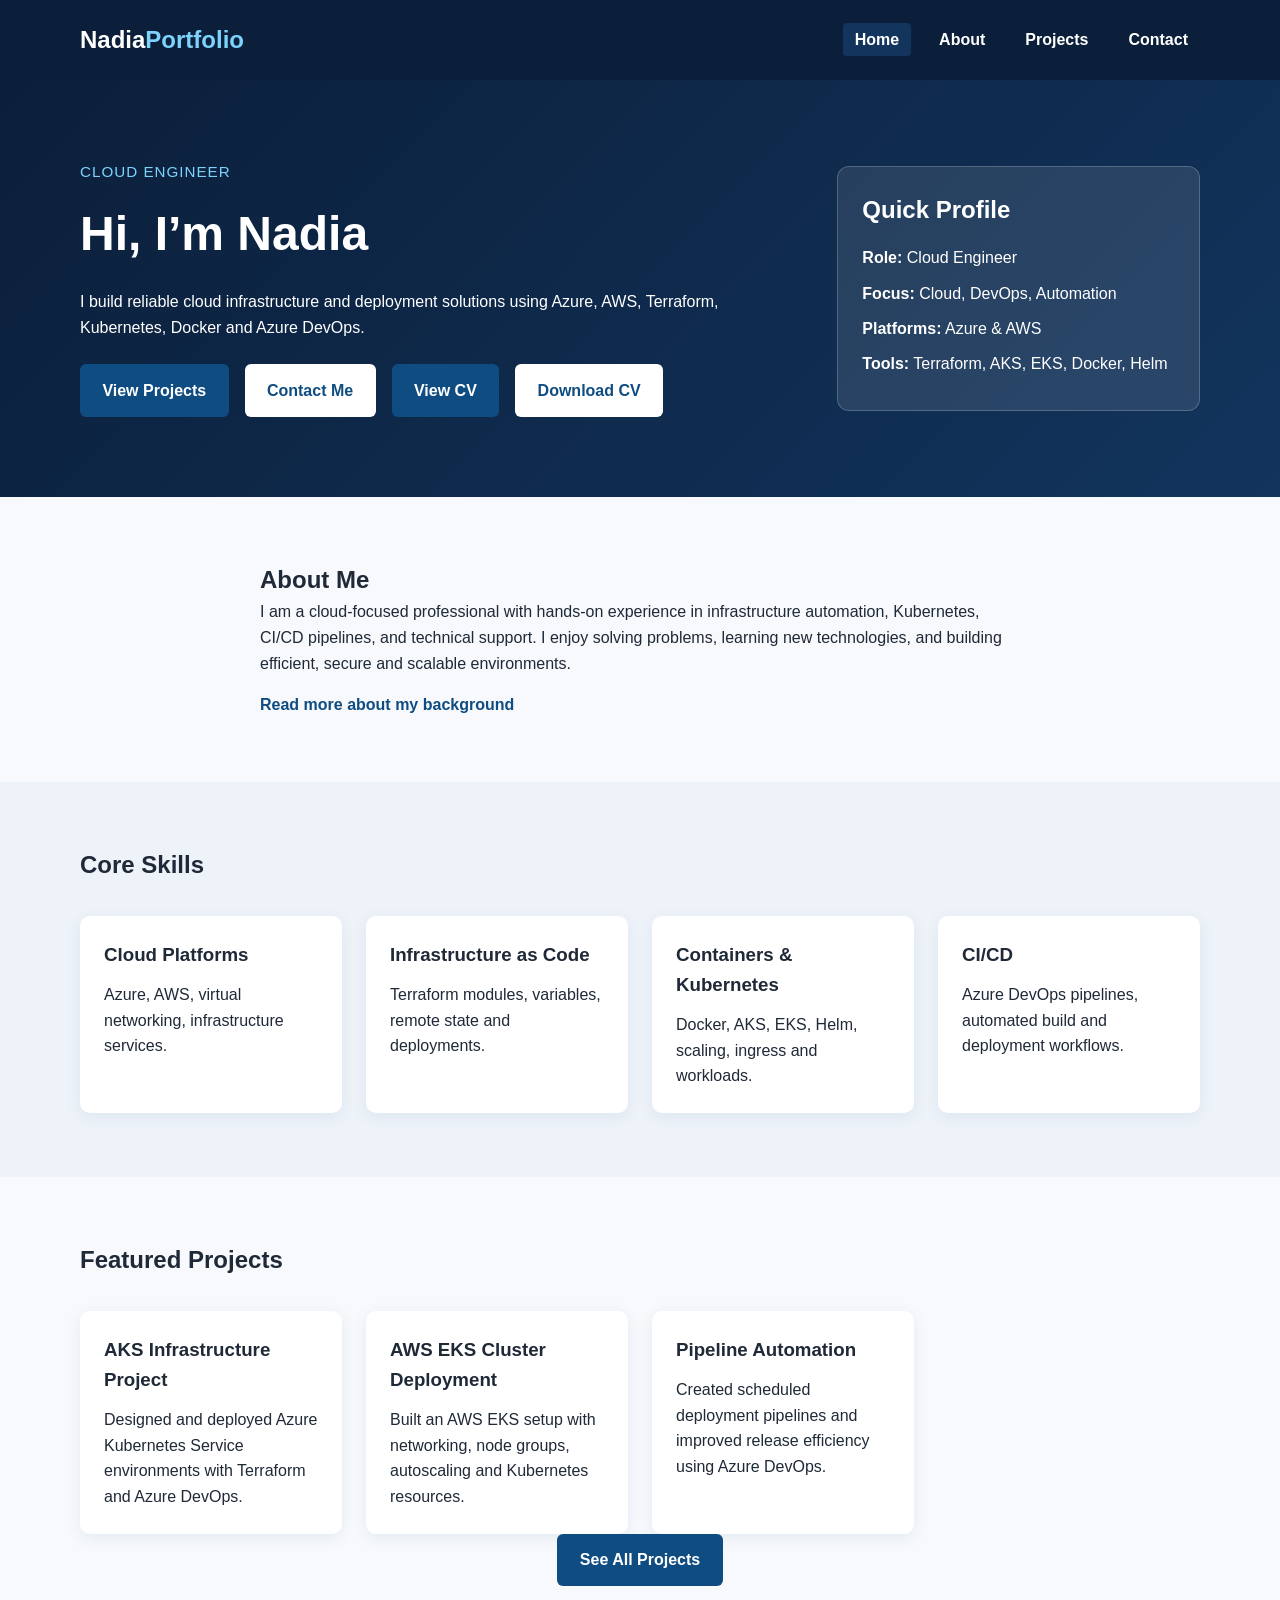
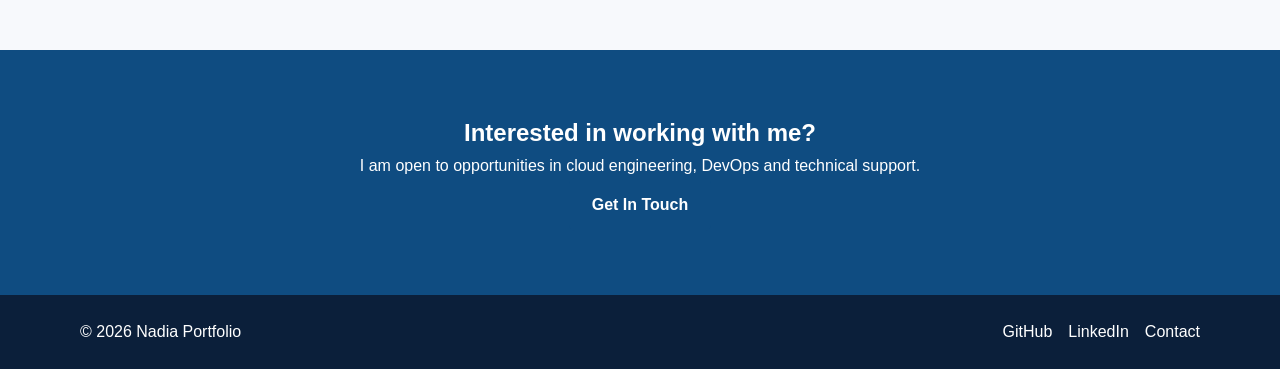
<file: index.html>
<!DOCTYPE html>
<html lang="en">
<head>
    <!-- Basic page setup -->
    <meta charset="UTF-8">
    <meta name="viewport" content="width=device-width, initial-scale=1.0">
    <meta name="description" content="Personal portfolio website for Nadia, Cloud Engineer and DevOps enthusiast.">
    <title>Nadia Portfolio | Home</title>

    <!-- Main stylesheet -->
    <link rel="stylesheet" href="assets/css/style.css">
</head>

<body>
    <!-- Portfoilio deployment refresh-->
    <!-- Skip link for accessibility -->
    <a class="skip-link" href="#main-content">Skip to content</a>

    <!-- Header -->
    <header class="site-header">
        <div class="container">
            <nav class="navbar" aria-label="Main navigation">
                <a class="logo" href="index.html">
                    Nadia<span>Portfolio</span>
                </a>

                <ul class="nav-links">
                    <li><a class="active" href="index.html" aria-current="page">Home</a></li>
                    <li><a href="about.html">About</a></li>
                    <li><a href="projects.html">Projects</a></li>
                    <li><a href="contact.html">Contact</a></li>
                </ul>
            </nav>
        </div>
    </header>

    <main id="main-content">
        <!-- Hero section -->
        <section class="hero">
            <div class="container hero-grid">
                <div class="hero-text">
                    <p class="eyebrow">Cloud Engineer</p>
                    <h1>Hi, I’m Nadia</h1>

                    <p class="hero-intro">
                        I build reliable cloud infrastructure and deployment solutions using
                        Azure, AWS, Terraform, Kubernetes, Docker and Azure DevOps.
                    </p>

                    <div class="button-group">
                        <a class="btn" href="projects.html">View Projects</a>
                        <a class="btn btn-secondary" href="contact.html">Contact Me</a>
                        <a class="btn" href="assets/docs/nadia-mudassar-cv.pdf" target="_blank" rel="noopener noreferrer">View CV</a>
                        <a class="btn btn-secondary" href="assets/docs/nadia-mudassar-cv.pdf" download>Download CV</a>
                    </div>
                </div>

                <aside class="hero-card">
                    <h2>Quick Profile</h2>
                    <ul class="profile-list">
                        <li><strong>Role:</strong> Cloud Engineer</li>
                        <li><strong>Focus:</strong> Cloud, DevOps, Automation</li>
                        <li><strong>Platforms:</strong> Azure & AWS</li>
                        <li><strong>Tools:</strong> Terraform, AKS, EKS, Docker, Helm</li>
                    </ul>
                </aside>
            </div>
        </section>

        <!-- About preview -->
        <section class="section">
            <div class="container narrow">
                <h2>About Me</h2>
                <p>
                    I am a cloud-focused professional with hands-on experience in infrastructure
                    automation, Kubernetes, CI/CD pipelines, and technical support. I enjoy
                    solving problems, learning new technologies, and building efficient,
                    secure and scalable environments.
                </p>
                <a class="text-link" href="about.html">Read more about my background</a>
            </div>
        </section>

        <!-- Skills -->
        <section class="section section-alt">
            <div class="container">
                <h2>Core Skills</h2>

                <div class="card-grid">
                    <article class="card">
                        <h3>Cloud Platforms</h3>
                        <p>Azure, AWS, virtual networking, infrastructure services.</p>
                    </article>

                    <article class="card">
                        <h3>Infrastructure as Code</h3>
                        <p>Terraform modules, variables, remote state and deployments.</p>
                    </article>

                    <article class="card">
                        <h3>Containers & Kubernetes</h3>
                        <p>Docker, AKS, EKS, Helm, scaling, ingress and workloads.</p>
                    </article>

                    <article class="card">
                        <h3>CI/CD</h3>
                        <p>Azure DevOps pipelines, automated build and deployment workflows.</p>
                    </article>
                </div>
            </div>
        </section>

        <!-- Featured projects -->
        <section class="section">
            <div class="container">
                <h2>Featured Projects</h2>

                <div class="card-grid">
                    <article class="card">
                        <h3>AKS Infrastructure Project</h3>
                        <p>
                            Designed and deployed Azure Kubernetes Service environments with
                            Terraform and Azure DevOps.
                        </p>
                    </article>

                    <article class="card">
                        <h3>AWS EKS Cluster Deployment</h3>
                        <p>
                            Built an AWS EKS setup with networking, node groups,
                            autoscaling and Kubernetes resources.
                        </p>
                    </article>

                    <article class="card">
                        <h3>Pipeline Automation</h3>
                        <p>
                            Created scheduled deployment pipelines and improved release
                            efficiency using Azure DevOps.
                        </p>
                    </article>
                </div>

                <div class="center">
                    <a class="btn" href="projects.html">See All Projects</a>
                </div>
            </div>
        </section>

        <!-- CTA -->
        <section class="section cta-section">
            <div class="container narrow center">
                <h2>Interested in working with me?</h2>
                <p>
                    I am open to opportunities in cloud engineering, DevOps and technical support.
                </p>
                <a class="btn" href="contact.html">Get In Touch</a>
            </div>
        </section>
    </main>

    <!-- Footer -->
    <footer class="site-footer">
        <div class="container footer-flex">
            <p>&copy; 2026 Nadia Portfolio</p>

            <ul class="footer-links">
                <li>
                    <a href="https://github.com/Nmudassar" target="_blank" rel="noopener noreferrer">
                        GitHub
                    </a>
                </li>

                <li>
                    <a href="https://www.linkedin.com/in/nadiamudassar21/" target="_blank" rel="noopener noreferrer">
                        LinkedIn
                    </a>
                </li>

                <li><a href="contact.html">Contact</a></li>
            </ul>
        </div>
    </footer>
</body>
</html>
</file>
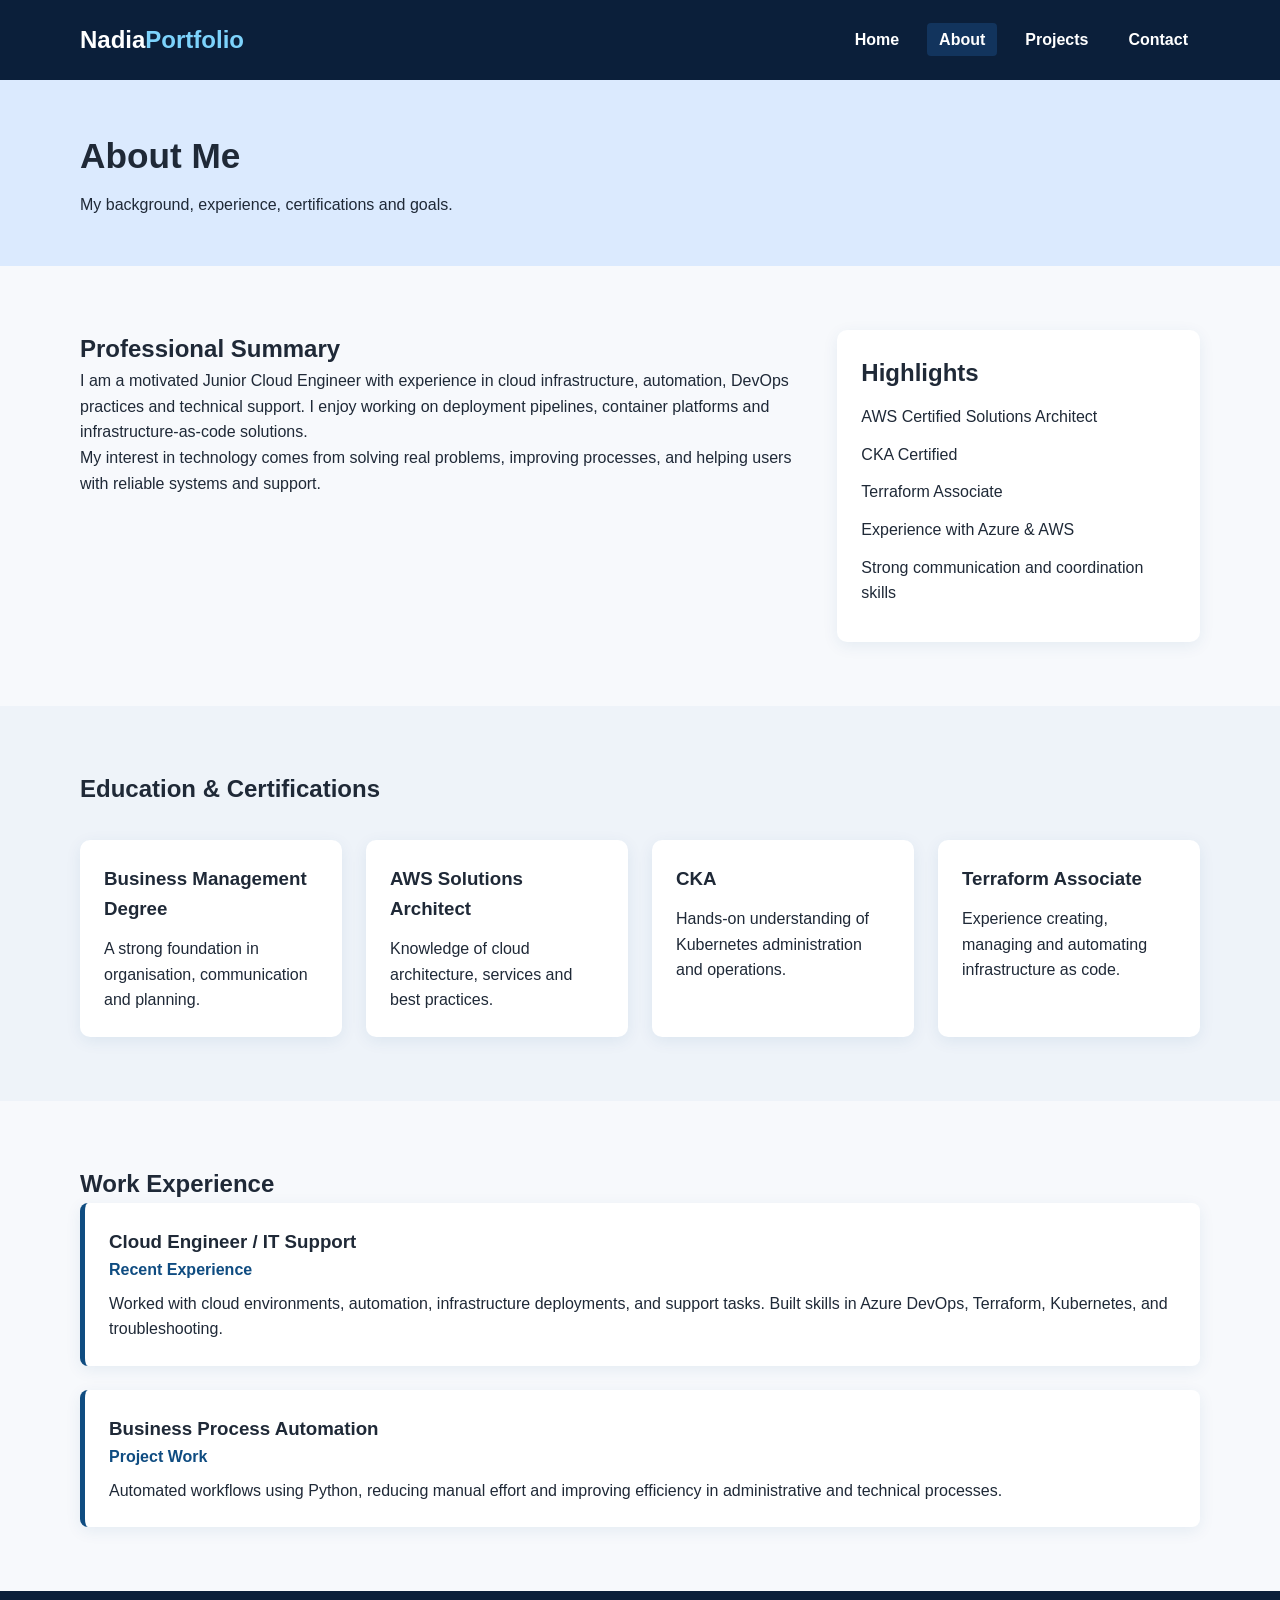
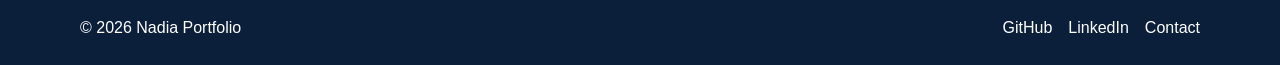
<file: about.html>
<!DOCTYPE html>
<html lang="en">
<head>
    <meta charset="UTF-8">
    <meta name="viewport" content="width=device-width, initial-scale=1.0">
    <meta name="description" content="Learn more about Nadia's background, education, certifications and career goals.">
    <title>Nadia Portfolio | About</title>
    <link rel="stylesheet" href="assets/css/style.css">
</head>
<body>
    <a class="skip-link" href="#main-content">Skip to content</a>

    <header class="site-header">
        <div class="container">
            <nav class="navbar" aria-label="Main navigation">
                <a class="logo" href="index.html">Nadia<span>Portfolio</span></a>
                <ul class="nav-links">
                    <li><a href="index.html">Home</a></li>
                    <li><a class="active" href="about.html" aria-current="page">About</a></li>
                    <li><a href="projects.html">Projects</a></li>
                    <li><a href="contact.html">Contact</a></li>
                </ul>
            </nav>
        </div>
    </header>

    <main id="main-content">
        <section class="page-banner">
            <div class="container">
                <h1>About Me</h1>
                <p>My background, experience, certifications and goals.</p>
            </div>
        </section>

        <section class="section">
            <div class="container two-column">
                <article>
                    <h2>Professional Summary</h2>
                    <p>
                        I am a motivated Junior Cloud Engineer with experience in cloud
                        infrastructure, automation, DevOps practices and technical support.
                        I enjoy working on deployment pipelines, container platforms and
                        infrastructure-as-code solutions.
                    </p>

                    <p>
                        My interest in technology comes from solving real problems, improving
                        processes, and helping users with reliable systems and support.
                    </p>
                </article>

                <aside class="card">
                    <h2>Highlights</h2>
                    <ul class="stack-list">
                        <li>AWS Certified Solutions Architect</li>
                        <li>CKA Certified</li>
                        <li>Terraform Associate</li>
                        <li>Experience with Azure & AWS</li>
                        <li>Strong communication and coordination skills</li>
                    </ul>
                </aside>
            </div>
        </section>

        <section class="section section-alt">
            <div class="container">
                <h2>Education & Certifications</h2>
                <div class="card-grid">
                    <article class="card">
                        <h3>Business Management Degree</h3>
                        <p>A strong foundation in organisation, communication and planning.</p>
                    </article>
                    <article class="card">
                        <h3>AWS Solutions Architect</h3>
                        <p>Knowledge of cloud architecture, services and best practices.</p>
                    </article>
                    <article class="card">
                        <h3>CKA</h3>
                        <p>Hands-on understanding of Kubernetes administration and operations.</p>
                    </article>
                    <article class="card">
                        <h3>Terraform Associate</h3>
                        <p>Experience creating, managing and automating infrastructure as code.</p>
                    </article>
                </div>
            </div>
        </section>

        <section class="section">
            <div class="container">
                <h2>Work Experience</h2>
                <div class="timeline">
                    <article class="timeline-item">
                        <h3> Cloud Engineer / IT Support</h3>
                        <p class="timeline-meta">Recent Experience</p>
                        <p>
                            Worked with cloud environments, automation, infrastructure
                            deployments, and support tasks. Built skills in Azure DevOps,
                            Terraform, Kubernetes, and troubleshooting.
                        </p>
                    </article>

                    <article class="timeline-item">
                        <h3>Business Process Automation</h3>
                        <p class="timeline-meta">Project Work</p>
                        <p>
                            Automated workflows using Python, reducing manual effort and
                            improving efficiency in administrative and technical processes.
                        </p>
                    </article>
                </div>
            </div>
        </section>
    </main>

    <footer class="site-footer">
        <div class="container footer-flex">
            <p>&copy; 2026 Nadia Portfolio</p>
            <ul class="footer-links">
                <li><a href="https://github.com/" target="_blank" rel="noopener noreferrer">GitHub</a></li>
                <li><a href="https://www.linkedin.com/" target="_blank" rel="noopener noreferrer">LinkedIn</a></li>
                <li><a href="contact.html">Contact</a></li>
            </ul>
        </div>
    </footer>
</body>
</html>
</file>
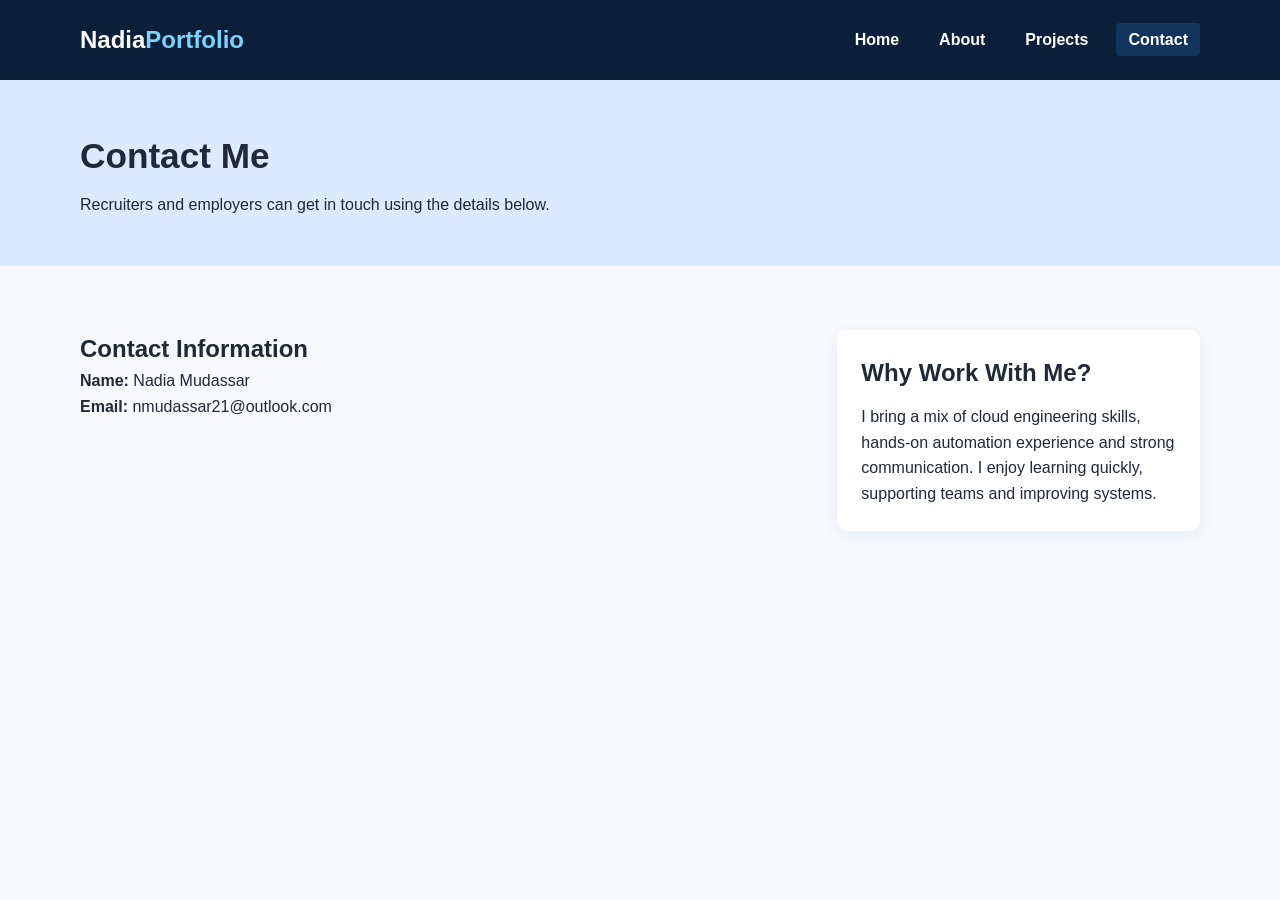
<file: contact.html>
<!DOCTYPE html>
<html lang="en">
<head>
    <meta charset="UTF-8">
    <meta name="viewport" content="width=device-width, initial-scale=1.0">
    <meta name="description" content="Contact Nadia for cloud, DevOps and technical support opportunities.">
    <title>Nadia Portfolio | Contact</title>
    <link rel="stylesheet" href="assets/css/style.css">
</head>
<body>
    <a class="skip-link" href="#main-content">Skip to content</a>
    <header class="site-header">
        <div class="container">
            <nav class="navbar" aria-label="Main navigation">
                <a class="logo" href="index.html">Nadia<span>Portfolio</span></a>
                <ul class="nav-links">
                    <li><a href="index.html">Home</a></li>
                    <li><a href="about.html">About</a></li>
                    <li><a href="projects.html">Projects</a></li>
                    <li><a class="active" href="contact.html" aria-current="page">Contact</a></li>
                </ul>
            </nav>
        </div>
    </header>
    <main id="main-content">
        <section class="page-banner">
            <div class="container">
                <h1>Contact Me</h1>
                <p>Recruiters and employers can get in touch using the details below.</p>
            </div>
        </section>

        <div class="section">
            <div class="container two-column">
                <article>
                    <h2>Contact Information</h2>
                    <p><strong>Name:</strong> Nadia Mudassar</p>
                    <p><strong>Email:</strong> nmudassar21@outlook.com</p>
                </article>
                <article class="card">
                    <h2>Why Work With Me?</h2>
                    <p>
                        I bring a mix of cloud engineering skills, hands-on automation
                        experience and strong communication. I enjoy learning quickly,
                        supporting teams and improving systems.
                    </p>
                </article>
            </div>
        </div>
        
    </main>

</body>
</html>
</file>
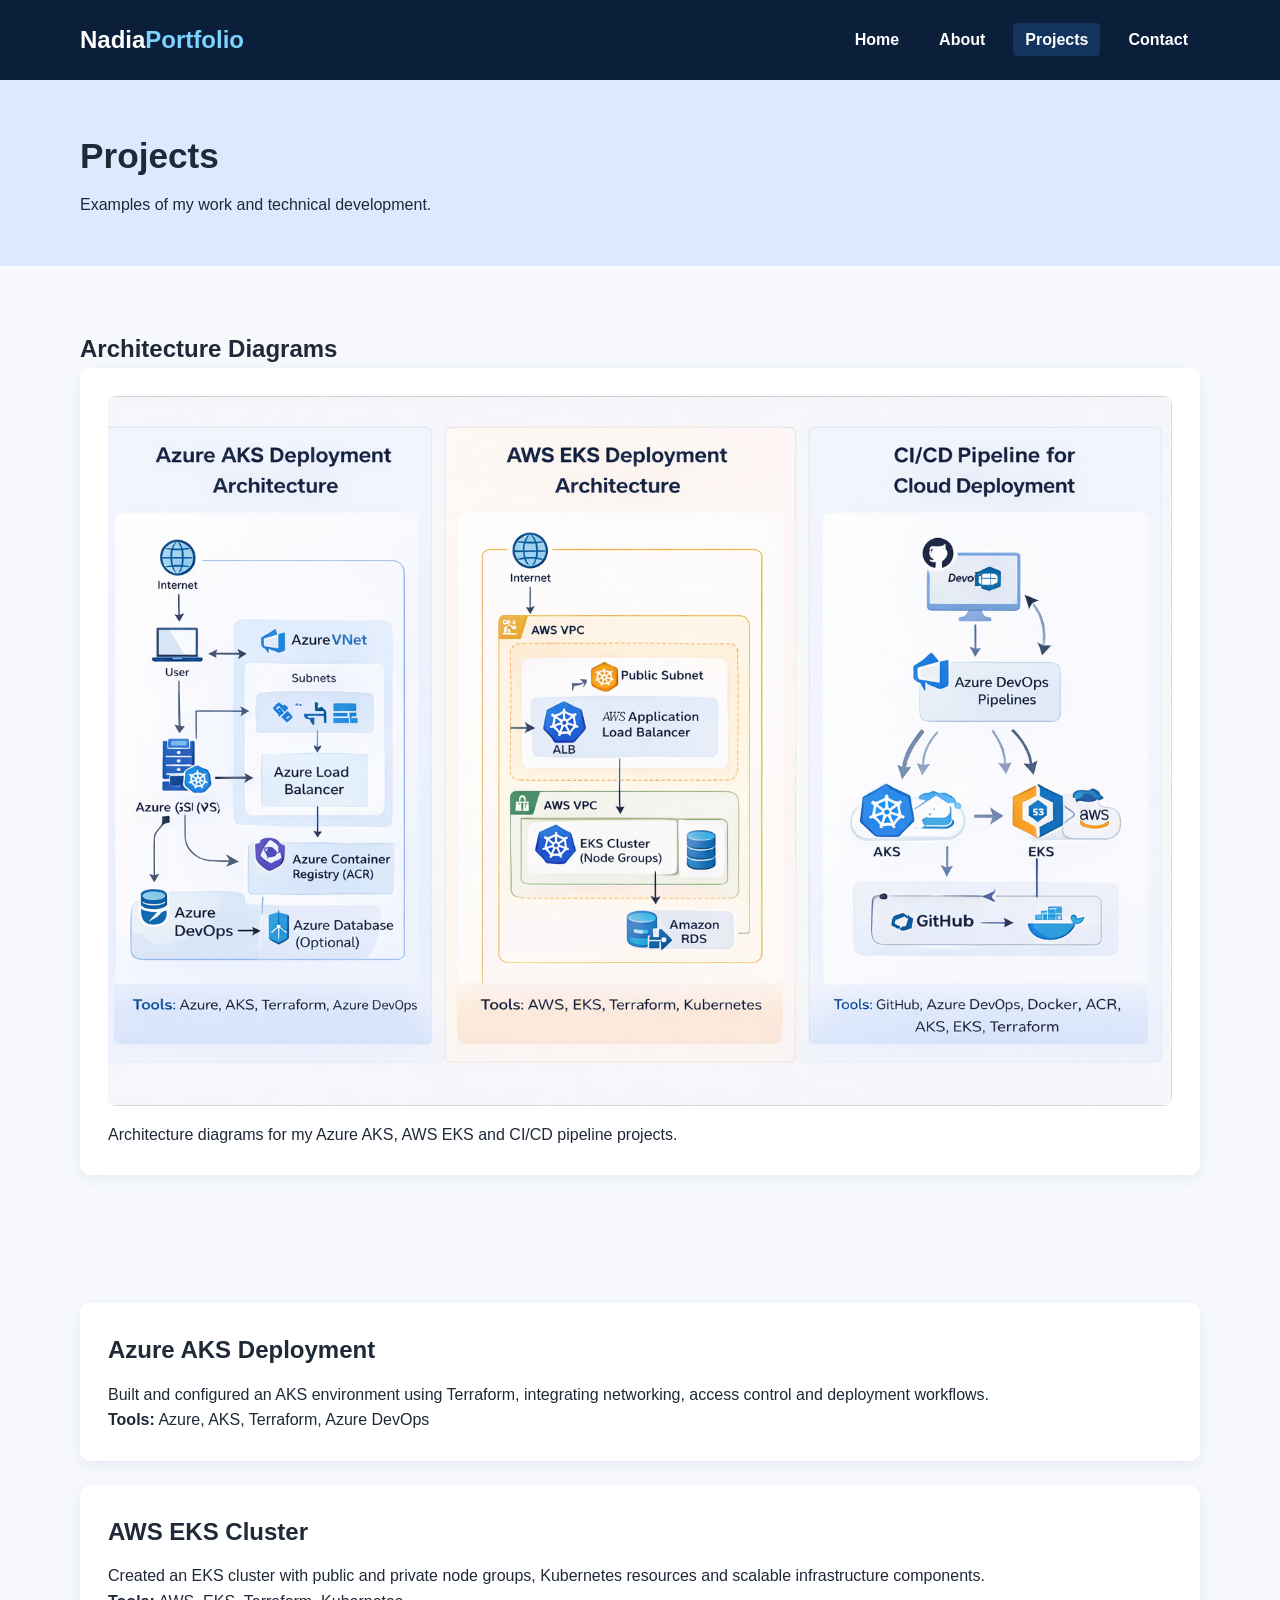
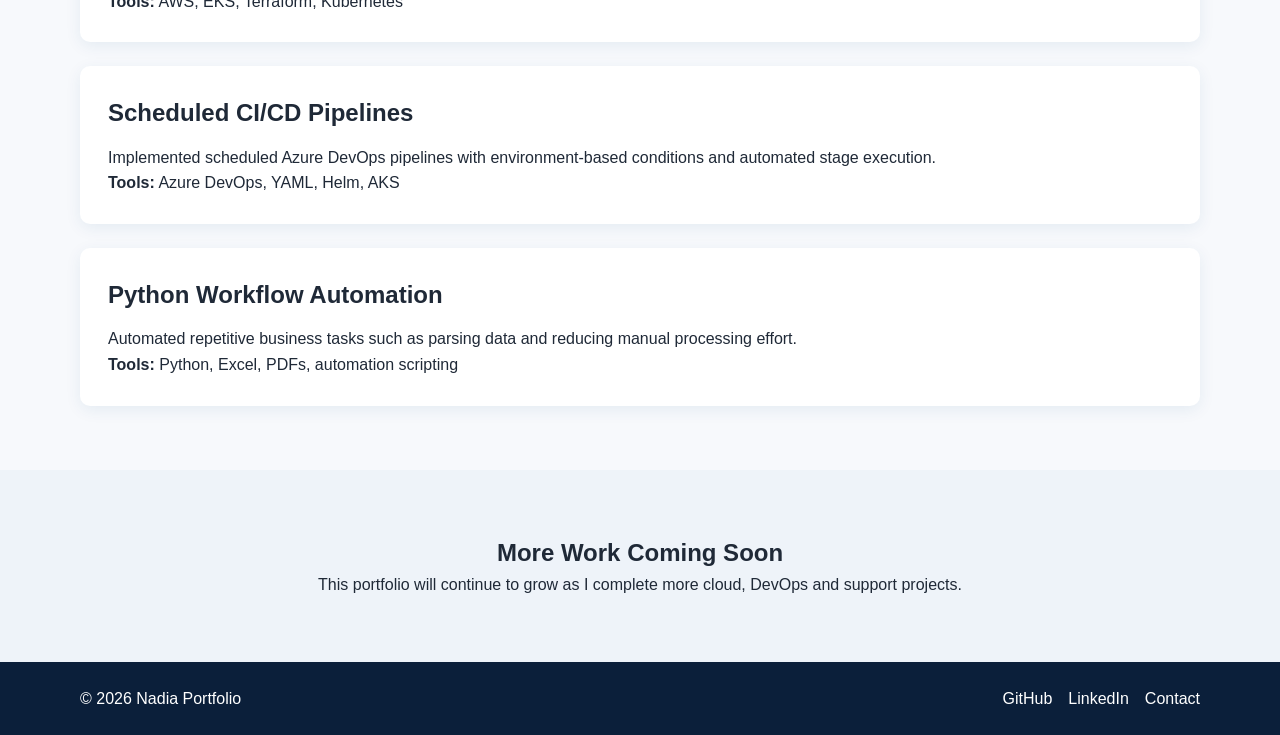
<file: projects.html>
<!DOCTYPE html>
<html lang="en">
<head>
    <meta charset="UTF-8">
    <meta name="viewport" content="width=device-width, initial-scale=1.0">
    <meta name="description" content="Portfolio projects showing cloud, DevOps and automation work.">
    <title>Nadia Portfolio | Projects</title>
    <link rel="stylesheet" href="assets/css/style.css">
</head>
<body>
    <a class="skip-link" href="#main-content">Skip to content</a>

    <header class="site-header">
        <div class="container">
            <nav class="navbar" aria-label="Main navigation">
                <a class="logo" href="index.html">Nadia<span>Portfolio</span></a>
                <ul class="nav-links">
                    <li><a href="index.html">Home</a></li>
                    <li><a href="about.html">About</a></li>
                    <li><a class="active" href="projects.html" aria-current="page">Projects</a></li>
                    <li><a href="contact.html">Contact</a></li>
                </ul>
            </nav>
        </div>
    </header>

    <main id="main-content">
        <section class="page-banner">
            <div class="container">
                <h1>Projects</h1>
                <p>Examples of my work and technical development.</p>
            </div>
        </section>
       
        <section class="section">
            <div class="container">
                <h2>Architecture Diagrams</h2>

                <div class="project-item">
                    <img src="./assets/images/architecture-diagrams.png" alt="Architecture diagrams">
                    <p>
                        Architecture diagrams for my Azure AKS, AWS EKS and CI/CD pipeline projects.
                    </p>
                </div>
            </div>
        </section>

        <div class="section">
            <div class="container">
                <div class="projects-list">
                    <a href="https://github.com/Nmudassar" target="_blank" rel="noopener noreferrer" class="project-link">
                        <article class="project-item">
                            <h2>Azure AKS Deployment</h2>
                            <p>
                                Built and configured an AKS environment using Terraform, integrating networking, access control and deployment workflows.
                            </p>
                            <p><strong>Tools:</strong> Azure, AKS, Terraform, Azure DevOps</p>
                        </article>
                    </a>

                    <a href="https://github.com/Nmudassar" target="_blank" rel="noopener noreferrer" class="project-link">
                        <article class="project-item">
                            <h2>AWS EKS Cluster</h2>
                            <p>
                                Created an EKS cluster with public and private node groups,
                                Kubernetes resources and scalable infrastructure components.
                            </p>
                            <p><strong>Tools:</strong> AWS, EKS, Terraform, Kubernetes</p>
                        </article>
                    </a>
                    
                    <a href="https://github.com/Nmudassar" target="_blank" rel="noopener noreferrer" class="project-link">
                        <article class="project-item">
                            <h2>Scheduled CI/CD Pipelines</h2>
                            <p>
                                Implemented scheduled Azure DevOps pipelines with environment-based
                                conditions and automated stage execution.
                            </p>
                            <p><strong>Tools:</strong> Azure DevOps, YAML, Helm, AKS</p>
                        </article>
                    </a>

                    <a href="https://github.com/Nmudassar" target="_blank" rel="noopener noreferrer" class="project-link">
                        <article class="project-item">
                            <h2>Python Workflow Automation</h2>
                            <p>
                                Automated repetitive business tasks such as parsing data and reducing
                                manual processing effort.
                            </p>
                            <p><strong>Tools:</strong> Python, Excel, PDFs, automation scripting</p>
                        </article>
                    </a>
                </div>
            </div>
        </div>

        <section class="section section-alt">
            <div class="container narrow center">
                <h2>More Work Coming Soon</h2>
                <p>
                    This portfolio will continue to grow as I complete more cloud, DevOps
                    and support projects.
                </p>
            </div>
        </section>
    </main>

    <footer class="site-footer">
        <div class="container footer-flex">
            <p>&copy; 2026 Nadia Portfolio</p>
            <ul class="footer-links">
                <li><a href="https://github.com/" target="_blank" rel="noopener noreferrer">GitHub</a></li>
                <li><a href="https://www.linkedin.com/" target="_blank" rel="noopener noreferrer">LinkedIn</a></li>
                <li><a href="contact.html">Contact</a></li>
            </ul>
        </div>
    </footer>
</body>
</html>
</file>
<file: assets/css/style.css>
/* =========================
   1. Base / Reset
========================= */
* {
    margin: 0;
    padding: 0;
    box-sizing: border-box;
}

html {
    scroll-behavior: smooth;
}

body {
    font-family: Arial, Helvetica, sans-serif;
    line-height: 1.6;
    background-color: #f7f9fc;
    color: #1f2937;
}

img {
    max-width: 100%;
    display: block;
}

a {
    color: #0f4c81;
    text-decoration: none;
}

a:hover,
a:focus {
    text-decoration: underline;
}

ul {
    list-style: none;
}
/* =========================
   2. Utility Classes
========================= */
.container {
    width: 90%;
    max-width: 1120px;
    margin: 0 auto;
}

.narrow {
    max-width: 760px;
}

.center {
    text-align: center;
}

.section {
    padding: 4rem 0;
}

.section-alt {
    background-color: #eef3f9;
}

/* =========================
   3. Accessibility
========================= */
.skip-link {
    position: absolute;
    left: -9999px;
    top: auto;
}

.skip-link:focus {
    left: 1rem;
    top: 1rem;
    background: #ffffff;
    color: #000000;
    padding: 0.75rem 1rem;
    border: 2px solid #0f4c81;
    z-index: 1000;
}

/* =========================
   4. Header / Navigation
========================= */
.site-header {
    background-color: #0b1f3a;
}

.navbar {
    display: flex;
    justify-content: space-between;
    align-items: center;
    min-height: 80px;
    gap: 1rem;
}

.logo {
    color: #ffffff;
    font-size: 1.5rem;
    font-weight: 700;
}

.logo span {
    color: #7dd3fc;
}

.nav-links {
    display: flex;
    gap: 1rem;
    flex-wrap: wrap;
}

.nav-links a {
    color: #ffffff;
    font-weight: 600;
    padding: 0.5rem 0.75rem;
    border-radius: 4px;
}

.nav-links a:hover,
.nav-links a:focus,
.nav-links a.active {
    background-color: #12345d;
    text-decoration: none;
}
/* =========================
   4. Header / Navigation
========================= */
.site-header {
    background-color: #0b1f3a;
}

.navbar {
    display: flex;
    justify-content: space-between;
    align-items: center;
    min-height: 80px;
    gap: 1rem;
}

.logo {
    color: #ffffff;
    font-size: 1.5rem;
    font-weight: 700;
}

.logo span {
    color: #7dd3fc;
}

.nav-links {
    display: flex;
    gap: 1rem;
    flex-wrap: wrap;
}

.nav-links a {
    color: #ffffff;
    font-weight: 600;
    padding: 0.5rem 0.75rem;
    border-radius: 4px;
}

.nav-links a:hover,
.nav-links a:focus,
.nav-links a.active {
    background-color: #12345d;
    text-decoration: none;
}
/* =========================
   5. Hero Section
========================= */
.hero {
    background: linear-gradient(135deg, #0b1f3a, #12345d);
    color: #ffffff;
    padding: 5rem 0;
}

.hero-grid {
    display: grid;
    grid-template-columns: 2fr 1fr;
    gap: 2rem;
    align-items: center;
}

.eyebrow {
    font-size: 0.95rem;
    text-transform: uppercase;
    letter-spacing: 1px;
    color: #7dd3fc;
    margin-bottom: 0.75rem;
}

.hero h1 {
    font-size: 3rem;
    margin-bottom: 1rem;
}

.hero-intro {
    max-width: 650px;
    margin-bottom: 1.5rem;
}

.hero-card {
    background-color: rgba(255, 255, 255, 0.1);
    border: 1px solid rgba(255, 255, 255, 0.2);
    padding: 1.5rem;
    border-radius: 12px;
}

.hero-card h2 {
    margin-bottom: 1rem;
}

.profile-list li {
    margin-bottom: 0.6rem;
}
/* =========================
   6. Buttons
========================= */
.button-group {
    display: flex;
    gap: 1rem;
    flex-wrap: wrap;
}

.btn {
    display: inline-block;
    background-color: #0f4c81;
    color: #ffffff;
    font-weight: 700;
    padding: 0.85rem 1.4rem;
    border-radius: 6px;
    transition: background-color 0.3s ease;
}

.btn:hover,
.btn:focus {
    background-color: #0b365c;
    text-decoration: none;
}

.btn-secondary {
    background-color: #ffffff;
    color: #0f4c81;
}

.btn-secondary:hover,
.btn-secondary:focus {
    background-color: #dbeafe;
}

.btn-outline {
    background-color: transparent;
    color: #ffffff;
    border: 2px solid #ffffff;
}

.btn-outline:hover,
.btn-outline:focus {
    background-color: #ffffff;
    color: #0f4c81;
}

.text-link {
    display: inline-block;
    margin-top: 1rem;
    font-weight: 700;
}

/* =========================
   7. Cards / Content Blocks
========================= */
.card-grid {
    display: grid;
    grid-template-columns: repeat(4, 1fr);
    gap: 1.5rem;
    margin-top: 2rem;
}

.card {
    background-color: #ffffff;
    padding: 1.5rem;
    border-radius: 10px;
    box-shadow: 0 4px 16px rgba(15, 76, 129, 0.08);
}

.card h3,
.card h2 {
    margin-bottom: 0.75rem;
}

.card img {
    width: 100%;
    height: 180px;
    object-fit: cover;
    border-radius: 8px;
    margin-bottom: 1rem;
}

/* =========================
   8. Page Banner
========================= */
.page-banner {
    background-color: #dbeafe;
    padding: 3rem 0;
}

.page-banner h1 {
    margin-bottom: 0.5rem;
    font-size: 2.2rem;
}
/* =========================
   9. Two Column Layout
========================= */
.two-column {
    display: grid;
    grid-template-columns: 2fr 1fr;
    gap: 2rem;
    align-items: start;
}

.stack-list li {
    margin-bottom: 0.75rem;
}

/* =========================
   10. Timeline Section
========================= */
.timeline {
    display: grid;
    gap: 1.5rem;
}

.timeline-item {
    background-color: #ffffff;
    border-left: 5px solid #0f4c81;
    padding: 1.5rem;
    border-radius: 8px;
    box-shadow: 0 4px 16px rgba(15, 76, 129, 0.08);
}

.timeline-meta {
    font-weight: 700;
    color: #0f4c81;
    margin-bottom: 0.5rem;
}
/* =========================
   11. Projects Section
========================= */
.projects-list {
    display: grid;
    gap: 1.5rem;
}

.project-link {
    text-decoration: none;
    color: inherit;
}

.project-item {
    background-color: #ffffff;
    padding: 1.75rem;
    border-radius: 10px;
    box-shadow: 0 4px 16px rgba(15, 76, 129, 0.08);
    transition: transform 0.3s ease, box-shadow 0.3s ease;
}

.project-item h2 {
    margin-bottom: 0.75rem;
}

.project-item img {
    width: 100%;
    height: auto;
    object-fit: contain;
    border-radius: 8px;
    margin-bottom: 1rem;
}

.project-item:hover,
.project-link:hover .project-item {
    transform: translateY(-4px);
    box-shadow: 0 8px 22px rgba(15, 76, 129, 0.14);
    cursor: pointer;
}
/* =========================
   12. CTA Section
========================= */
.cta-section {
    background-color: #0f4c81;
    color: #ffffff;
}

/* =========================
   13. Footer
========================= */
.site-footer {
    background-color: #0b1f3a;
    color: #ffffff;
    padding: 1.5rem 0;
}

.footer-flex {
    display: flex;
    justify-content: space-between;
    gap: 1rem;
    align-items: center;
    flex-wrap: wrap;
}

.footer-links {
    display: flex;
    gap: 1rem;
    flex-wrap: wrap;
}

.footer-links a {
    color: #ffffff;
}
/* =========================
   14. Responsive Design
========================= */
@media (max-width: 900px) {
    .hero-grid,
    .two-column,
    .card-grid {
        grid-template-columns: 1fr 1fr;
    }
}

@media (max-width: 700px) {
    .navbar,
    .footer-flex {
        flex-direction: column;
        align-items: flex-start;
    }

    .hero-grid,
    .two-column,
    .card-grid {
        grid-template-columns: 1fr;
    }

    .hero h1 {
        font-size: 2.2rem;
    }

    .nav-links {
        flex-direction: column;
        width: 100%;
    }
}
</file>
